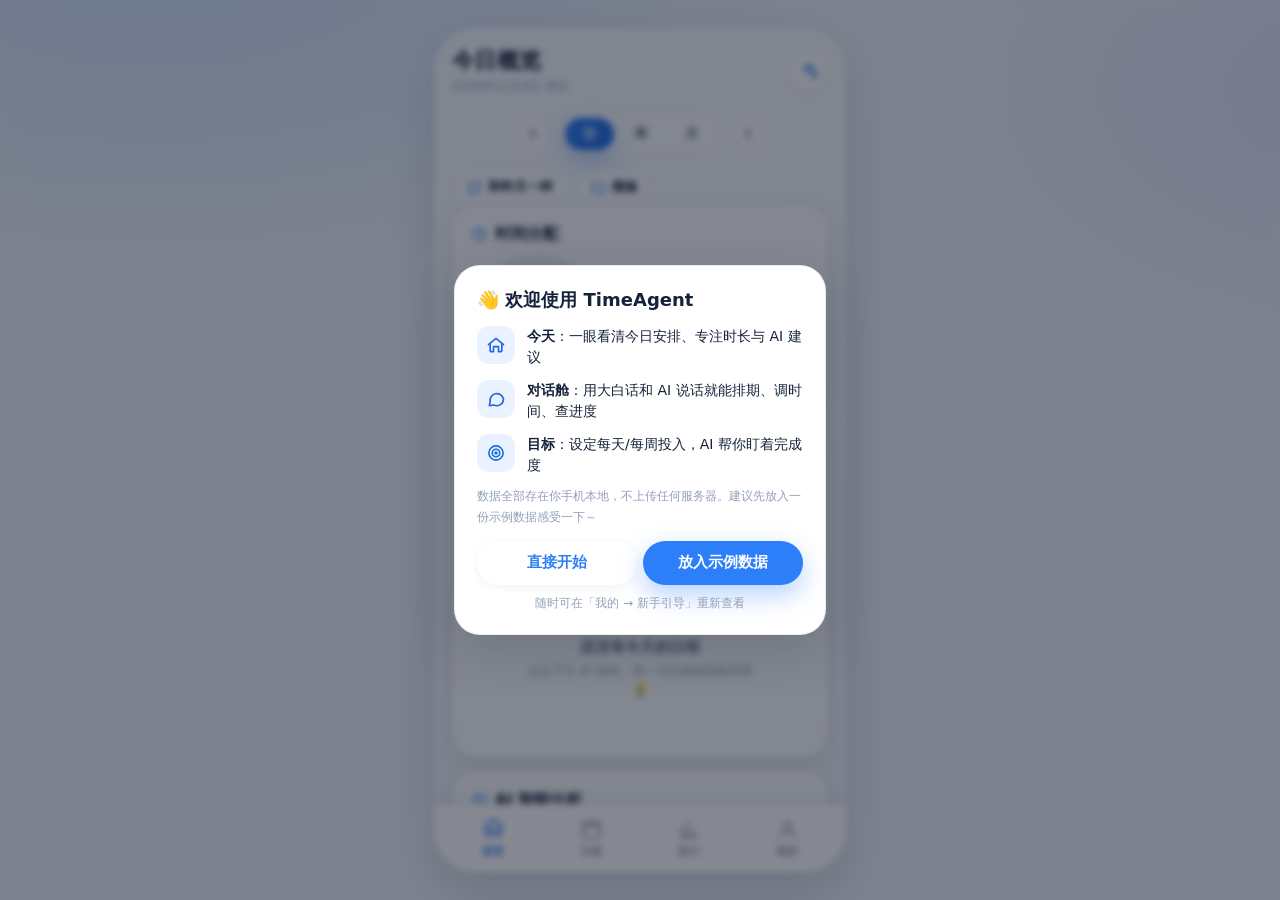
<file: index.html>
<!DOCTYPE html>
<html lang="zh-CN" data-theme="light">
<head>
  <meta charset="UTF-8" />
  <meta name="viewport" content="width=device-width, initial-scale=1.0, maximum-scale=1.0, user-scalable=no" />
  <meta name="theme-color" content="#2D7FF9" />
  <meta name="mobile-web-app-capable" content="yes" />
  <meta name="apple-mobile-web-app-capable" content="yes" />
  <meta name="apple-mobile-web-app-status-bar-style" content="default" />
  <meta name="apple-mobile-web-app-title" content="TimeAgent" />
  <title>TimeAgent · 智能时间管家</title>
  <link rel="manifest" href="manifest.webmanifest" />
  <link rel="apple-touch-icon" href="icon.svg" />
  <link rel="preconnect" href="https://fonts.googleapis.com" />
  <link rel="stylesheet" href="styles.css" />
</head>
<body>
  <!-- 应用外壳：桌面端以"手机"形态居中呈现，移动端全幅 -->
  <div class="app-shell" id="appShell">
    <div class="phone" id="phone">

      <!-- 页面内容渲染区 -->
      <main class="view" id="view" role="main"></main>

      <!-- 底部标签栏 -->
      <nav class="tabbar" id="tabbar" aria-label="主导航"></nav>
    </div>
  </div>

  <!-- 弹窗 / 浮层挂载点 -->
  <div class="overlay" id="overlay" aria-hidden="true"></div>
  <!-- Toast 挂载点 -->
  <div class="toast-wrap" id="toastWrap" aria-live="polite"></div>

  <script src="app.js"></script>
</body>
</html>
</file>
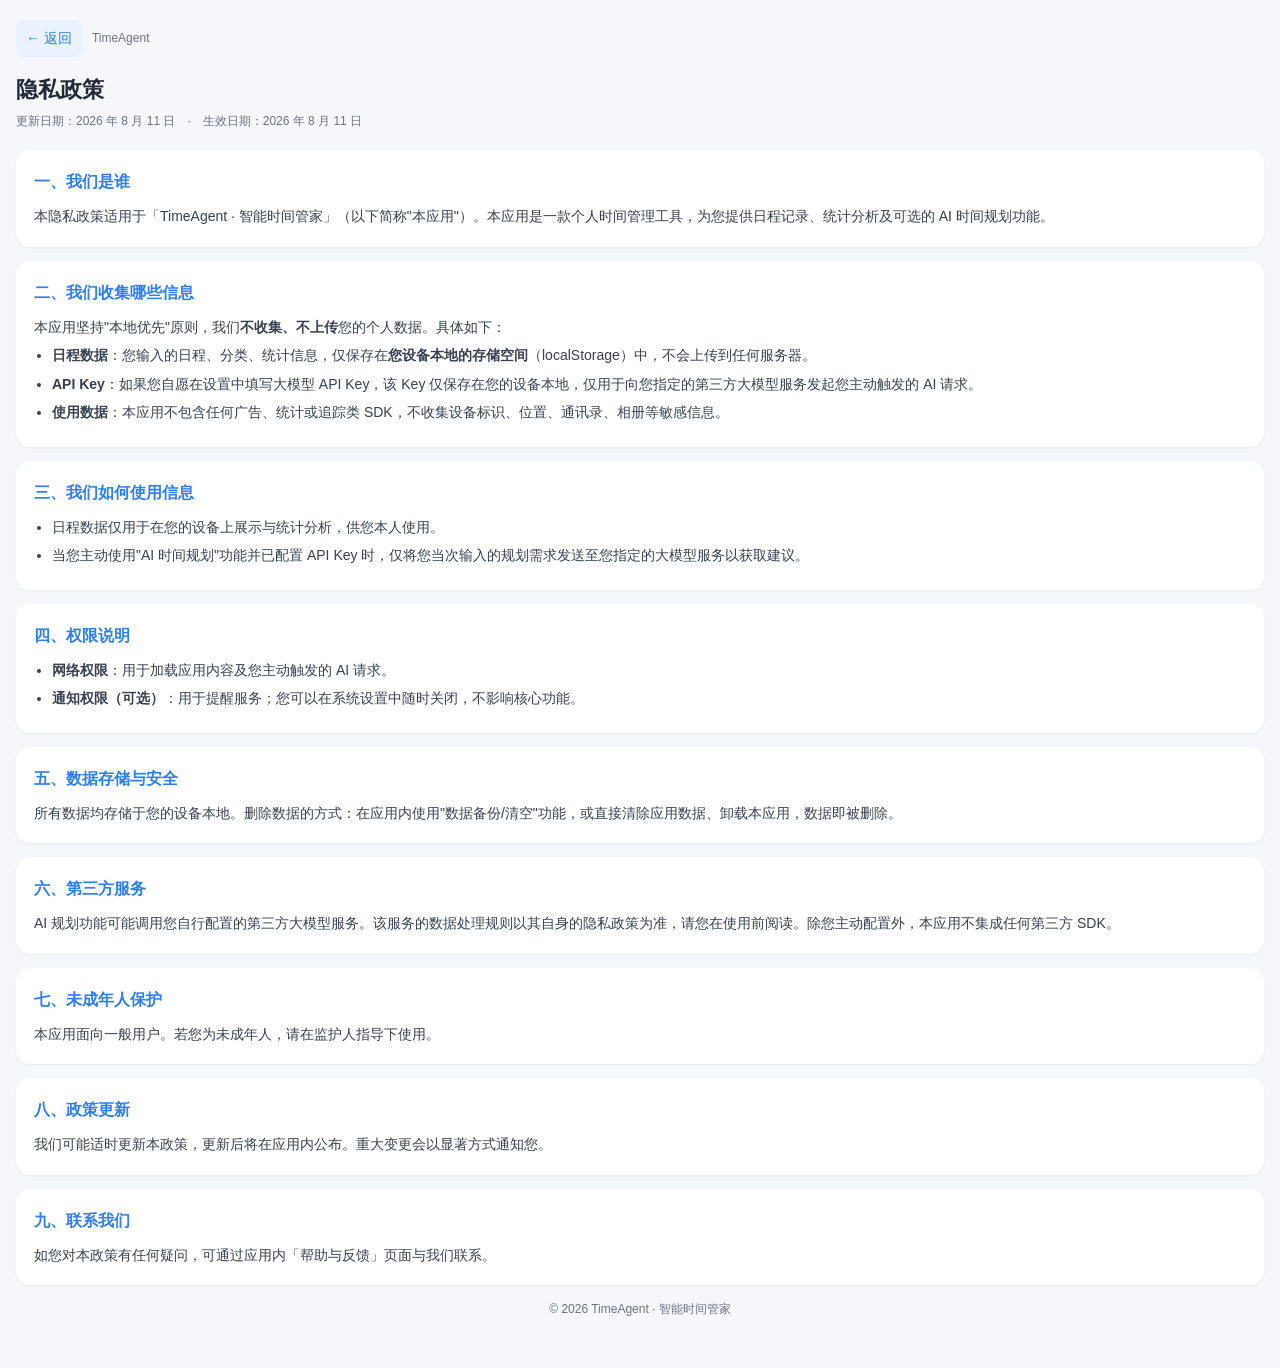
<file: privacy.html>
<!DOCTYPE html>
<html lang="zh-CN">
<head>
<meta charset="UTF-8" />
<meta name="viewport" content="width=device-width, initial-scale=1.0" />
<title>隐私政策 · TimeAgent 智能时间管家</title>
<style>
  :root { --primary:#2D7FF9; --bg:#F5F7FB; --card:#fff; --text:#1F2937; --muted:#6B7280; }
  * { box-sizing:border-box; margin:0; padding:0; }
  body { font-family:-apple-system,BlinkMacSystemFont,"PingFang SC","Microsoft YaHei",sans-serif; background:var(--bg); color:var(--text); line-height:1.75; padding:20px 16px 48px; }
  .bar { display:flex; align-items:center; gap:10px; margin-bottom:14px; }
  .back { display:inline-flex; align-items:center; gap:4px; color:var(--primary); text-decoration:none; font-size:14px; padding:6px 10px; border-radius:8px; background:#EAF2FF; }
  h1 { font-size:22px; margin:6px 0 2px; }
  .meta { color:var(--muted); font-size:12px; margin-bottom:18px; }
  .card { background:var(--card); border-radius:14px; padding:18px 18px; box-shadow:0 1px 3px rgba(0,0,0,.05); margin-bottom:14px; }
  .card h2 { font-size:16px; margin-bottom:8px; color:var(--primary); }
  .card p, .card li { font-size:14px; color:#374151; }
  .card ul { padding-left:18px; }
  .card li { margin:4px 0; }
  .updated { text-align:center; color:var(--muted); font-size:12px; margin-top:10px; }
</style>
</head>
<body>
  <div class="bar">
    <a class="back" href="index.html">← 返回</a>
    <span style="font-size:12px;color:#6B7280">TimeAgent</span>
  </div>
  <h1>隐私政策</h1>
  <div class="meta">更新日期：2026 年 8 月 11 日　·　生效日期：2026 年 8 月 11 日</div>

  <div class="card">
    <h2>一、我们是谁</h2>
    <p>本隐私政策适用于「TimeAgent · 智能时间管家」（以下简称"本应用"）。本应用是一款个人时间管理工具，为您提供日程记录、统计分析及可选的 AI 时间规划功能。</p>
  </div>

  <div class="card">
    <h2>二、我们收集哪些信息</h2>
    <p>本应用坚持"本地优先"原则，我们<b>不收集、不上传</b>您的个人数据。具体如下：</p>
    <ul>
      <li><b>日程数据</b>：您输入的日程、分类、统计信息，仅保存在<b>您设备本地的存储空间</b>（localStorage）中，不会上传到任何服务器。</li>
      <li><b>API Key</b>：如果您自愿在设置中填写大模型 API Key，该 Key 仅保存在您的设备本地，仅用于向您指定的第三方大模型服务发起您主动触发的 AI 请求。</li>
      <li><b>使用数据</b>：本应用不包含任何广告、统计或追踪类 SDK，不收集设备标识、位置、通讯录、相册等敏感信息。</li>
    </ul>
  </div>

  <div class="card">
    <h2>三、我们如何使用信息</h2>
    <ul>
      <li>日程数据仅用于在您的设备上展示与统计分析，供您本人使用。</li>
      <li>当您主动使用"AI 时间规划"功能并已配置 API Key 时，仅将您当次输入的规划需求发送至您指定的大模型服务以获取建议。</li>
    </ul>
  </div>

  <div class="card">
    <h2>四、权限说明</h2>
    <ul>
      <li><b>网络权限</b>：用于加载应用内容及您主动触发的 AI 请求。</li>
      <li><b>通知权限（可选）</b>：用于提醒服务；您可以在系统设置中随时关闭，不影响核心功能。</li>
    </ul>
  </div>

  <div class="card">
    <h2>五、数据存储与安全</h2>
    <p>所有数据均存储于您的设备本地。删除数据的方式：在应用内使用"数据备份/清空"功能，或直接清除应用数据、卸载本应用，数据即被删除。</p>
  </div>

  <div class="card">
    <h2>六、第三方服务</h2>
    <p>AI 规划功能可能调用您自行配置的第三方大模型服务。该服务的数据处理规则以其自身的隐私政策为准，请您在使用前阅读。除您主动配置外，本应用不集成任何第三方 SDK。</p>
  </div>

  <div class="card">
    <h2>七、未成年人保护</h2>
    <p>本应用面向一般用户。若您为未成年人，请在监护人指导下使用。</p>
  </div>

  <div class="card">
    <h2>八、政策更新</h2>
    <p>我们可能适时更新本政策，更新后将在应用内公布。重大变更会以显著方式通知您。</p>
  </div>

  <div class="card">
    <h2>九、联系我们</h2>
    <p>如您对本政策有任何疑问，可通过应用内「帮助与反馈」页面与我们联系。</p>
  </div>

  <div class="updated">© 2026 TimeAgent · 智能时间管家</div>
</body>
</html>
</file>
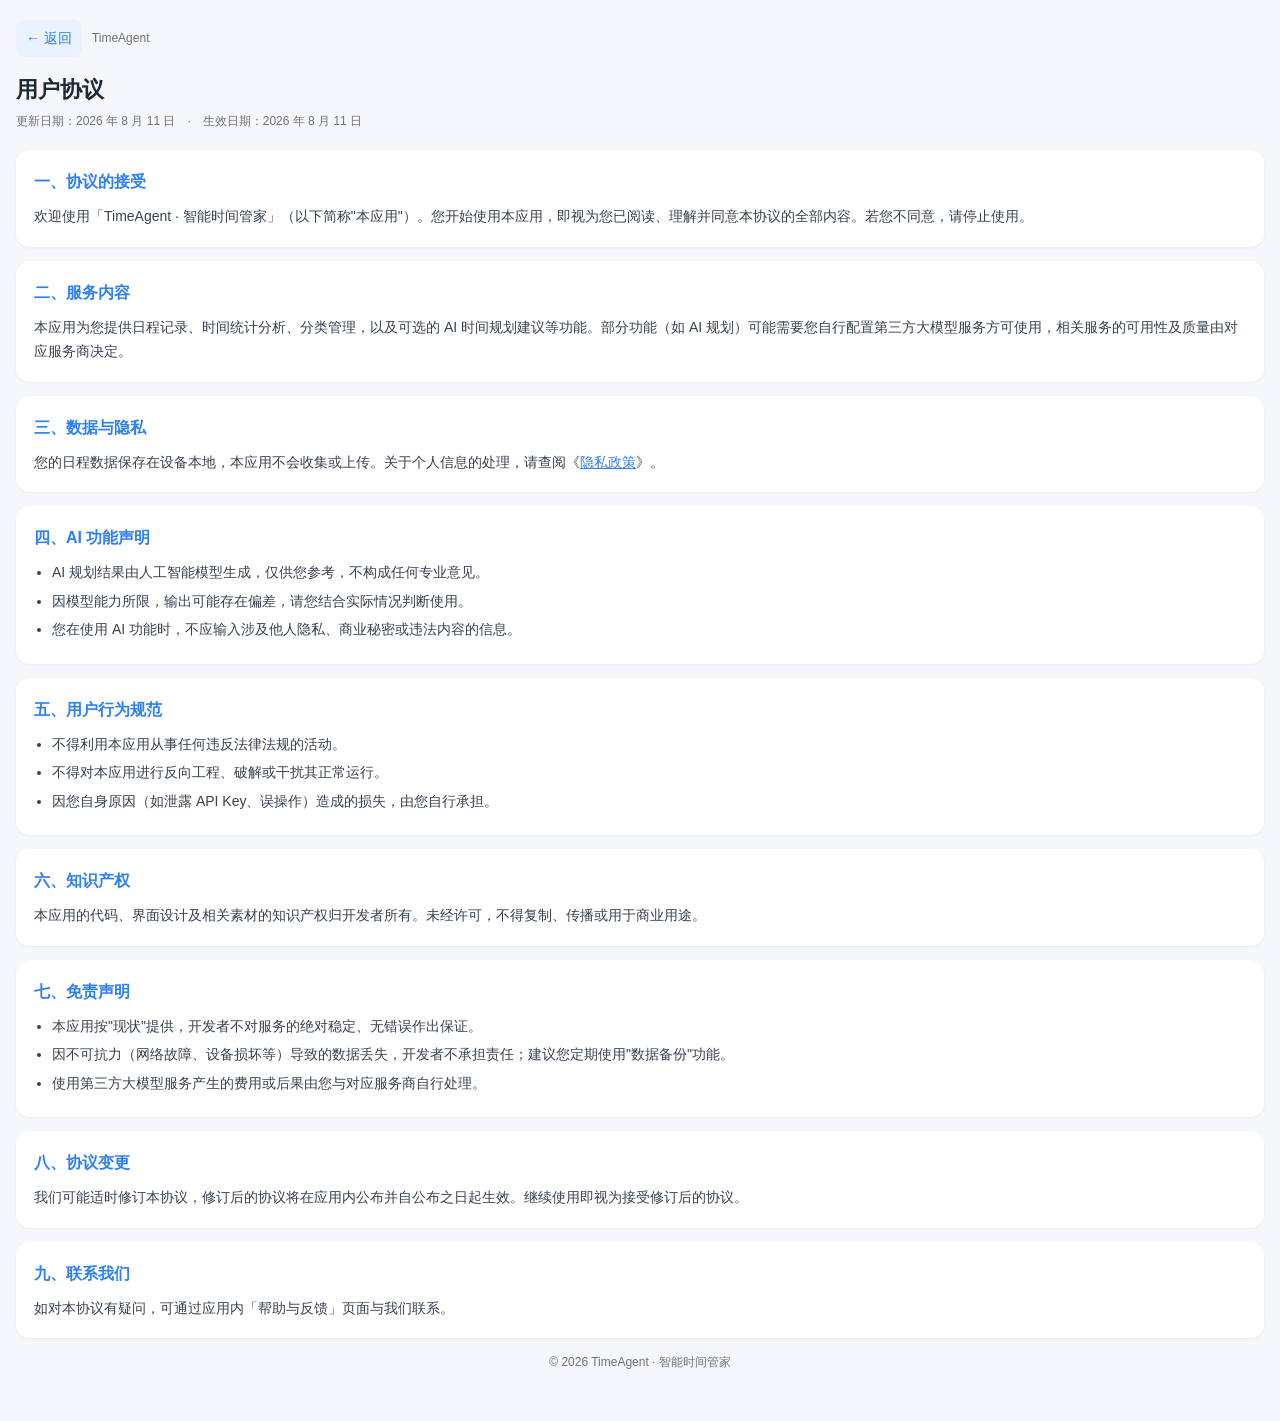
<file: terms.html>
<!DOCTYPE html>
<html lang="zh-CN">
<head>
<meta charset="UTF-8" />
<meta name="viewport" content="width=device-width, initial-scale=1.0" />
<title>用户协议 · TimeAgent 智能时间管家</title>
<style>
  :root { --primary:#2D7FF9; --bg:#F5F7FB; --card:#fff; --text:#1F2937; --muted:#6B7280; }
  * { box-sizing:border-box; margin:0; padding:0; }
  body { font-family:-apple-system,BlinkMacSystemFont,"PingFang SC","Microsoft YaHei",sans-serif; background:var(--bg); color:var(--text); line-height:1.75; padding:20px 16px 48px; }
  .bar { display:flex; align-items:center; gap:10px; margin-bottom:14px; }
  .back { display:inline-flex; align-items:center; gap:4px; color:var(--primary); text-decoration:none; font-size:14px; padding:6px 10px; border-radius:8px; background:#EAF2FF; }
  h1 { font-size:22px; margin:6px 0 2px; }
  .meta { color:var(--muted); font-size:12px; margin-bottom:18px; }
  .card { background:var(--card); border-radius:14px; padding:18px 18px; box-shadow:0 1px 3px rgba(0,0,0,.05); margin-bottom:14px; }
  .card h2 { font-size:16px; margin-bottom:8px; color:var(--primary); }
  .card p, .card li { font-size:14px; color:#374151; }
  .card ul { padding-left:18px; }
  .card li { margin:4px 0; }
  .updated { text-align:center; color:var(--muted); font-size:12px; margin-top:10px; }
</style>
</head>
<body>
  <div class="bar">
    <a class="back" href="index.html">← 返回</a>
    <span style="font-size:12px;color:#6B7280">TimeAgent</span>
  </div>
  <h1>用户协议</h1>
  <div class="meta">更新日期：2026 年 8 月 11 日　·　生效日期：2026 年 8 月 11 日</div>

  <div class="card">
    <h2>一、协议的接受</h2>
    <p>欢迎使用「TimeAgent · 智能时间管家」（以下简称"本应用"）。您开始使用本应用，即视为您已阅读、理解并同意本协议的全部内容。若您不同意，请停止使用。</p>
  </div>

  <div class="card">
    <h2>二、服务内容</h2>
    <p>本应用为您提供日程记录、时间统计分析、分类管理，以及可选的 AI 时间规划建议等功能。部分功能（如 AI 规划）可能需要您自行配置第三方大模型服务方可使用，相关服务的可用性及质量由对应服务商决定。</p>
  </div>

  <div class="card">
    <h2>三、数据与隐私</h2>
    <p>您的日程数据保存在设备本地，本应用不会收集或上传。关于个人信息的处理，请查阅《<a href="privacy.html" style="color:#2D7FF9">隐私政策</a>》。</p>
  </div>

  <div class="card">
    <h2>四、AI 功能声明</h2>
    <ul>
      <li>AI 规划结果由人工智能模型生成，仅供您参考，不构成任何专业意见。</li>
      <li>因模型能力所限，输出可能存在偏差，请您结合实际情况判断使用。</li>
      <li>您在使用 AI 功能时，不应输入涉及他人隐私、商业秘密或违法内容的信息。</li>
    </ul>
  </div>

  <div class="card">
    <h2>五、用户行为规范</h2>
    <ul>
      <li>不得利用本应用从事任何违反法律法规的活动。</li>
      <li>不得对本应用进行反向工程、破解或干扰其正常运行。</li>
      <li>因您自身原因（如泄露 API Key、误操作）造成的损失，由您自行承担。</li>
    </ul>
  </div>

  <div class="card">
    <h2>六、知识产权</h2>
    <p>本应用的代码、界面设计及相关素材的知识产权归开发者所有。未经许可，不得复制、传播或用于商业用途。</p>
  </div>

  <div class="card">
    <h2>七、免责声明</h2>
    <ul>
      <li>本应用按"现状"提供，开发者不对服务的绝对稳定、无错误作出保证。</li>
      <li>因不可抗力（网络故障、设备损坏等）导致的数据丢失，开发者不承担责任；建议您定期使用"数据备份"功能。</li>
      <li>使用第三方大模型服务产生的费用或后果由您与对应服务商自行处理。</li>
    </ul>
  </div>

  <div class="card">
    <h2>八、协议变更</h2>
    <p>我们可能适时修订本协议，修订后的协议将在应用内公布并自公布之日起生效。继续使用即视为接受修订后的协议。</p>
  </div>

  <div class="card">
    <h2>九、联系我们</h2>
    <p>如对本协议有疑问，可通过应用内「帮助与反馈」页面与我们联系。</p>
  </div>

  <div class="updated">© 2026 TimeAgent · 智能时间管家</div>
</body>
</html>
</file>
<file: styles.css>
/* ============================================================
   TimeAgent Web · 商业级 UI 样式
   设计语言：科技蓝 + 玻璃拟态 + 柔和渐变 + 微交互
   ============================================================ */

:root {
  /* 主色板 */
  --primary: #2D7FF9;
  --primary-strong: #1E6AE0;
  --primary-soft: #EAF2FF;
  --primary-glow: rgba(45, 127, 249, 0.18);

  /* 语义色 */
  --success: #22C55E;
  --warning: #F5A623;
  --danger: #F4607A;
  --info: #8B5CF6;

  /* 背景与表面 */
  --bg-0: #EEF3FB;
  --bg-1: #F6F9FF;
  --surface: rgba(255, 255, 255, 0.72);
  --surface-solid: #FFFFFF;
  --surface-2: rgba(255, 255, 255, 0.55);

  /* 文本层级 */
  --t1: #16223A;
  --t2: #5B6B86;
  --t3: #93A0B8;
  --on-primary: #FFFFFF;

  /* 线条与阴影 */
  --line: rgba(22, 34, 58, 0.08);
  --line-strong: rgba(22, 34, 58, 0.14);
  --shadow-sm: 0 2px 8px rgba(22, 34, 58, 0.06);
  --shadow-md: 0 8px 24px rgba(22, 34, 58, 0.10);
  --shadow-lg: 0 18px 48px rgba(22, 34, 58, 0.16);
  --shadow-primary: 0 10px 26px rgba(45, 127, 249, 0.35);

  /* 半径与圆角 */
  --r-sm: 10px;
  --r-md: 16px;
  --r-lg: 22px;
  --r-pill: 999px;

  /* 间距 */
  --sp-1: 6px;
  --sp-2: 10px;
  --sp-3: 14px;
  --sp-4: 18px;
  --sp-5: 24px;

  --tabbar-h: 68px;
  --header-h: 56px;

  --font: "PingFang SC", "Hiragino Sans GB", "Microsoft YaHei", system-ui, -apple-system, "Segoe UI", Roboto, sans-serif;
}

[data-theme="dark"] {
  --primary: #5B9DFF;
  --primary-strong: #4A8DF6;
  --primary-soft: rgba(91, 157, 255, 0.14);
  --primary-glow: rgba(91, 157, 255, 0.22);

  --bg-0: #0C1322;
  --bg-1: #121B2E;
  --surface: rgba(28, 39, 61, 0.66);
  --surface-solid: #1B2540;
  --surface-2: rgba(40, 54, 82, 0.5);

  --t1: #EAF0FB;
  --t2: #A4B2CC;
  --t3: #6B7B99;
  --on-primary: #0C1322;

  --line: rgba(255, 255, 255, 0.08);
  --line-strong: rgba(255, 255, 255, 0.16);
  --shadow-sm: 0 2px 10px rgba(0, 0, 0, 0.3);
  --shadow-md: 0 10px 28px rgba(0, 0, 0, 0.42);
  --shadow-lg: 0 22px 56px rgba(0, 0, 0, 0.55);
  --shadow-primary: 0 10px 26px rgba(91, 157, 255, 0.4);
}

* { box-sizing: border-box; margin: 0; padding: 0; -webkit-tap-highlight-color: transparent; }

html, body {
  height: 100%;
  font-family: var(--font);
  color: var(--t1);
  background: var(--bg-0);
  -webkit-font-smoothing: antialiased;
  text-rendering: optimizeLegibility;
  overscroll-behavior: none;
}

button { font-family: inherit; cursor: pointer; border: none; background: none; color: inherit; }
input, textarea { font-family: inherit; outline: none; border: none; background: none; color: inherit; }
ul { list-style: none; }

/* ===================== 应用外壳 / 手机框 ===================== */
.app-shell {
  min-height: 100%;
  display: flex;
  align-items: center;
  justify-content: center;
  padding: 28px;
  background:
    radial-gradient(1200px 600px at 12% -8%, rgba(45, 127, 249, 0.16), transparent 60%),
    radial-gradient(900px 500px at 110% 10%, rgba(139, 92, 246, 0.12), transparent 55%),
    var(--bg-0);
}
[data-theme="dark"] .app-shell {
  background:
    radial-gradient(1200px 600px at 12% -8%, rgba(91, 157, 255, 0.12), transparent 60%),
    radial-gradient(900px 500px at 110% 10%, rgba(139, 92, 246, 0.10), transparent 55%),
    var(--bg-0);
}

.phone {
  position: relative;
  width: 412px;
  height: 880px;
  max-height: calc(100vh - 56px);
  background: linear-gradient(180deg, var(--bg-1), var(--bg-0));
  border-radius: 42px;
  box-shadow: var(--shadow-lg), 0 0 0 1px rgba(255, 255, 255, 0.04) inset;
  overflow: hidden;
  display: flex;
  flex-direction: column;
}
@media (max-width: 480px) {
  .app-shell { padding: 0; background: var(--bg-0); }
  .phone {
    width: 100%; height: 100vh; max-height: none; border-radius: 0;
    box-shadow: none;
  }
}

/* 状态栏 */
.statusbar {
  height: 34px;
  flex: 0 0 auto;
  display: flex;
  align-items: center;
  justify-content: space-between;
  padding: 0 22px;
  font-size: 13px;
  font-weight: 600;
  color: var(--t1);
  user-select: none;
}
.sb-right { display: flex; align-items: center; gap: 6px; }
.sb-ico { width: 17px; height: 17px; fill: var(--t1); }
.sb-bat { width: 24px; height: 12px; border: 1.5px solid var(--t1); border-radius: 3px; position: relative; opacity: .9; }
.sb-bat::after { content: ""; position: absolute; right: -3px; top: 3px; width: 2px; height: 6px; background: var(--t1); border-radius: 0 1px 1px 0; }
.sb-bat i { position: absolute; left: 1.5px; top: 1.5px; bottom: 1.5px; width: 72%; background: var(--t1); border-radius: 1px; }

/* 视图滚动区 */
.view {
  flex: 1 1 auto;
  overflow-y: auto;
  overflow-x: hidden;
  padding: var(--sp-4) var(--sp-4) calc(var(--tabbar-h) + 18px);
  scroll-behavior: smooth;
}
.view::-webkit-scrollbar { width: 0; }

/* 页面进入动画 */
.view > .page { animation: pageIn .42s cubic-bezier(.22, 1, .36, 1); }
@keyframes pageIn { from { opacity: 0; transform: translateY(10px); } to { opacity: 1; transform: none; } }

/* ===================== 通用头部 ===================== */
.head {
  display: flex;
  align-items: center;
  justify-content: space-between;
  margin-bottom: var(--sp-4);
  min-height: 44px;
}
.head .title { font-size: 22px; font-weight: 800; letter-spacing: .3px; }
.head .sub { font-size: 12px; color: var(--t3); margin-top: 2px; }
.head .spacer { flex: 1; }
.icon-btn {
  width: 38px; height: 38px;
  display: inline-flex; align-items: center; justify-content: center;
  border-radius: var(--r-pill);
  background: var(--surface);
  backdrop-filter: blur(10px);
  box-shadow: var(--shadow-sm);
  color: var(--primary);
  transition: transform .18s ease, background .2s ease;
}
.icon-btn:active { transform: scale(.92); }
.icon-btn svg { width: 20px; height: 20px; fill: none; stroke: currentColor; stroke-width: 2; stroke-linecap: round; stroke-linejoin: round; }

/* ===================== 玻璃卡片 ===================== */
.card {
  position: relative;
  background: var(--surface);
  backdrop-filter: blur(18px) saturate(150%);
  -webkit-backdrop-filter: blur(18px) saturate(150%);
  border: 1px solid var(--line);
  border-radius: var(--r-lg);
  padding: var(--sp-4);
  box-shadow: var(--shadow-md);
  margin-bottom: var(--sp-3);
  transition: box-shadow .25s ease, transform .25s ease;
}
.card.tight { padding: var(--sp-3); }
.card-title { font-size: 15.5px; font-weight: 700; display: flex; align-items: center; gap: 7px; }
.card-title svg { width: 17px; height: 17px; stroke: var(--primary); fill: none; stroke-width: 2; stroke-linecap: round; stroke-linejoin: round; }
.card-sub { font-size: 12px; color: var(--t3); margin-top: 2px; }

/* ===================== 标签 / 分类胶囊 ===================== */
.tag {
  display: inline-flex; align-items: center;
  font-size: 11px; font-weight: 600; line-height: 1;
  padding: 4px 9px; border-radius: var(--r-pill);
}
.tag .dot { width: 6px; height: 6px; border-radius: 50%; margin-right: 5px; }

.chip {
  display: inline-flex; align-items: center; gap: 6px;
  font-size: 13px; font-weight: 600;
  padding: 8px 14px; border-radius: var(--r-pill);
  background: var(--surface-2); color: var(--t1);
  border: 1px solid var(--line);
  transition: all .18s ease;
  user-select: none;
}
.chip .dot { width: 8px; height: 8px; border-radius: 50%; }
.chip.active { background: var(--primary); color: var(--on-primary); border-color: transparent; box-shadow: var(--shadow-primary); }
.chip:active { transform: scale(.96); }

/* ===================== 按钮 ===================== */
.btn {
  display: inline-flex; align-items: center; justify-content: center; gap: 7px;
  height: 44px; padding: 0 18px;
  border-radius: var(--r-pill);
  font-size: 14.5px; font-weight: 700;
  background: var(--primary); color: var(--on-primary);
  box-shadow: var(--shadow-primary);
  transition: transform .15s ease, filter .2s ease, opacity .2s;
}
.btn svg { width: 17px; height: 17px; fill: none; stroke: currentColor; stroke-width: 2; stroke-linecap: round; stroke-linejoin: round; }
.btn:active { transform: scale(.97); }
.btn:disabled { opacity: .55; filter: grayscale(.2); cursor: not-allowed; }
.btn.ghost { background: var(--surface); color: var(--primary); box-shadow: var(--shadow-sm); }
.btn.soft { background: var(--primary-soft); color: var(--primary-strong); box-shadow: none; }
.btn.danger { background: var(--danger); box-shadow: 0 10px 24px rgba(244, 96, 122, .35); }
.btn.block { width: 100%; }
.btn.sm { height: 32px; font-size: 12.5px; padding: 0 14px; box-shadow: none; }
.btn.danger { background: linear-gradient(135deg, #f472b6, #e0567a); color: #fff; box-shadow: 0 8px 20px rgba(224,86,122,.3); }
.btn.danger:active { transform: translateY(1px); }

/* ===================== 底部标签栏 ===================== */
.tabbar {
  position: absolute;
  left: 0; right: 0; bottom: 0;
  height: var(--tabbar-h);
  display: flex;
  padding: 8px 10px calc(8px + env(safe-area-inset-bottom, 0));
  background: var(--surface-solid);
  backdrop-filter: blur(20px);
  border-top: 1px solid var(--line);
  box-shadow: 0 -6px 22px rgba(22, 34, 58, .06);
  z-index: 30;
}
.tab-item {
  flex: 1;
  display: flex; flex-direction: column; align-items: center; justify-content: center; gap: 3px;
  color: var(--t3);
  font-size: 11px; font-weight: 600;
  position: relative;
  transition: color .2s ease;
}
.tab-item svg { width: 23px; height: 23px; fill: none; stroke: currentColor; stroke-width: 2; stroke-linecap: round; stroke-linejoin: round; transition: transform .25s cubic-bezier(.34,1.56,.64,1); }
.tab-item.active { color: var(--primary); }
.tab-item.active svg { transform: translateY(-2px) scale(1.06); }
.tab-item .ind { position: absolute; top: 6px; width: 5px; height: 5px; border-radius: 50%; background: var(--danger); opacity: 0; transition: opacity .2s; }
.tab-item.has-badge .ind { opacity: 1; }

/* ===================== 悬浮按钮 ===================== */
.fab {
  position: absolute;
  right: 18px; bottom: calc(var(--tabbar-h) + 18px);
  width: 54px; height: 54px;
  border-radius: 50%;
  background: linear-gradient(135deg, var(--primary), var(--info));
  color: #fff;
  display: flex; align-items: center; justify-content: center;
  box-shadow: var(--shadow-primary);
  z-index: 25;
  transition: transform .2s ease, opacity .25s ease, visibility .25s;
}
.fab svg { width: 26px; height: 26px; fill: #fff; }
.fab:active { transform: scale(.9); }
.fab.hidden { opacity: 0; visibility: hidden; transform: scale(.6); }

/* ===================== 首页：时间环图 ===================== */
.ring-wrap { display: flex; align-items: center; gap: 18px; }
.ring { position: relative; width: 132px; height: 132px; flex: 0 0 auto; }
.ring svg { width: 100%; height: 100%; transform: rotate(-90deg); }
.ring .track { fill: none; stroke: var(--line); stroke-width: 13; }
.ring .seg { fill: none; stroke-width: 13; stroke-linecap: butt; transition: stroke-dashoffset 1s cubic-bezier(.22,1,.36,1); }
.ring .center { position: absolute; inset: 0; display: flex; flex-direction: column; align-items: center; justify-content: center; }
.ring .center .num { font-size: 23px; font-weight: 800; color: var(--primary); }
.ring .center .lbl { font-size: 10.5px; color: var(--t3); margin-top: 1px; }
.ring-legend { flex: 1; display: flex; flex-direction: column; gap: 9px; min-width: 0; }
.legend-row { display: flex; align-items: center; gap: 7px; font-size: 12.5px; }
.legend-row .dot { width: 9px; height: 9px; border-radius: 50%; flex: 0 0 auto; }
.legend-row .name { color: var(--t2); }
.legend-row .val { margin-left: auto; color: var(--t1); font-weight: 600; font-size: 12px; }
.legend-row .pct { color: var(--t3); font-size: 11px; width: 42px; text-align: right; }

/* ===================== 首页：日程时间轴 ===================== */
.timeline { position: relative; margin-top: 4px; }
.tl-item {
  display: flex; gap: 12px; padding: 6px 0;
  position: relative;
  animation: itemIn .4s ease both;
  /* 触摸防护：防止长按误触发系统菜单/文本选中，并避免滚动被当作手势取消 */
  user-select: none; -webkit-user-select: none; -webkit-touch-callout: none; touch-action: manipulation;
}
@keyframes itemIn { from { opacity: 0; transform: translateY(6px); } to { opacity: 1; transform: none; } }
.tl-left { width: 46px; flex: 0 0 auto; display: flex; flex-direction: column; align-items: flex-end; padding-top: 2px; }
.tl-time { font-size: 12px; font-weight: 700; color: var(--t2); }
.tl-rail { position: relative; width: 12px; display: flex; justify-content: center; }
.tl-rail .node { width: 11px; height: 11px; border-radius: 50%; border: 2.5px solid #fff; box-shadow: 0 0 0 1.5px var(--line-strong); z-index: 2; margin-top: 3px; }
.tl-rail .line { position: absolute; top: 14px; bottom: -14px; width: 2px; background: var(--line); }
.tl-item:last-child .tl-rail .line { display: none; }
.tl-body {
  flex: 1; min-width: 0;
  background: var(--surface-2);
  border: 1px solid var(--line);
  border-radius: var(--r-md);
  padding: 11px 13px;
  transition: background .2s, opacity .3s, transform .15s;
}
.tl-body:active { transform: scale(.99); }
.tl-row1 { display: flex; align-items: center; gap: 8px; }
.tl-title { font-size: 15px; font-weight: 700; flex: 1; min-width: 0; overflow: hidden; text-overflow: ellipsis; white-space: nowrap; }
.tl-title.done { text-decoration: line-through; color: var(--t3); font-weight: 500; }
.tl-desc { font-size: 12px; color: var(--t3); margin-top: 5px; line-height: 1.5; }
.tl-desc.done { color: var(--t3); opacity: .6; }
.tl-actions { display: flex; gap: 6px; margin-top: 9px; opacity: 0; max-height: 0; overflow: hidden; transition: opacity .2s, max-height .25s; }
.tl-item.expanded .tl-actions { opacity: 1; max-height: 40px; }
.tl-mini {
  display: inline-flex; align-items: center; gap: 4px;
  font-size: 11.5px; font-weight: 600; padding: 5px 10px; border-radius: var(--r-pill);
  background: var(--surface-solid); border: 1px solid var(--line); color: var(--t2);
  transition: all .15s;
}
.tl-mini svg { width: 13px; height: 13px; fill: none; stroke: currentColor; stroke-width: 2; stroke-linecap: round; stroke-linejoin: round; }
.tl-mini:active { transform: scale(.94); }
.tl-mini.ok.on { background: var(--success); color: #fff; border-color: transparent; }
.tl-mini.del { color: var(--danger); }
.tl-mini.recent { animation: flashGlow 1.6s ease; }
@keyframes flashGlow {
  0% { box-shadow: 0 0 0 0 var(--primary-glow); }
  30% { box-shadow: 0 0 0 6px var(--primary-glow); }
  100% { box-shadow: 0 0 0 0 transparent; }
}
.tl-body.fresh { animation: freshBg 5s ease; }
@keyframes freshBg {
  0%, 60% { background: linear-gradient(90deg, var(--primary-soft), var(--surface-2)); }
  100% { background: var(--surface-2); }
}

/* ===================== 首页：AI 分析卡片 ===================== */
.stat-grid { display: grid; grid-template-columns: repeat(4, 1fr); gap: 8px; margin: 4px 0 12px; }
.stat-cell { display: flex; flex-direction: column; align-items: center; gap: 3px; padding: 8px 4px; border-radius: var(--r-sm); background: var(--surface-2); }
.stat-cell .ico { width: 30px; height: 30px; border-radius: 10px; display: flex; align-items: center; justify-content: center; background: var(--primary-soft); color: var(--primary); }
.stat-cell .ico svg { width: 17px; height: 17px; stroke: currentColor; fill: none; stroke-width: 2; stroke-linecap: round; stroke-linejoin: round; }
.stat-cell .v { font-size: 17px; font-weight: 800; color: var(--t1); }
.stat-cell .k { font-size: 10.5px; color: var(--t3); }
.advice { display: flex; gap: 10px; align-items: flex-start; background: var(--primary-soft); border-radius: var(--r-md); padding: 12px; }
.advice .bulb { width: 26px; height: 26px; flex: 0 0 auto; color: var(--primary); display: flex; align-items: center; justify-content: center; }
.advice .bulb svg { width: 20px; height: 20px; stroke: currentColor; fill: none; stroke-width: 2; }
.advice .txt { font-size: 12.5px; color: var(--t2); line-height: 1.65; flex: 1; }
.advice .act { margin-top: 8px; }
.advice .ai-badge { flex: 0 0 auto; font-size: 10px; font-weight: 800; color: var(--primary-strong); background: var(--surface-solid); border: 1px solid var(--line); border-radius: var(--r-pill); padding: 2px 7px; letter-spacing: .5px; align-self: center; }
.advice .txt:empty::after { content: "AI 正在思考…"; color: var(--t3); }

/* AI 能力来源标注：AI 在线（模型生成） / 本地规则（离线回退） */
.src-badge { display: inline-flex; align-items: center; gap: 4px; font-size: 10px; font-weight: 700; border-radius: var(--r-pill); padding: 2px 8px; letter-spacing: .3px; white-space: nowrap; }
.src-badge::before { content: ""; width: 6px; height: 6px; border-radius: 50%; background: currentColor; }
.src-badge.on { color: var(--ok, #2E7D32); background: var(--ok-soft, #E8F5E9); }
.src-badge.off { color: var(--t3); background: var(--surface-2); }
.advice .src-badge { flex: 0 0 auto; align-self: center; }
.report-src { display: flex; align-items: center; gap: 6px; margin-bottom: 8px; font-size: 11px; color: var(--t3); }
.planner-src { display: inline-flex; align-items: center; font-size: 11px; color: var(--t3); margin-top: 6px; }
.chat-src { font-size: 10px; color: var(--t3); margin-bottom: 5px; font-weight: 600; }
.chat-src .dot { display: inline-block; width: 6px; height: 6px; border-radius: 50%; margin-right: 4px; vertical-align: 1px; }

/* 主动消息反馈按钮（有用/没用） */
.fb-row { display: flex; gap: 6px; margin-top: 8px; }
.fb-btn { font-size: 11px; padding: 3px 10px; border-radius: var(--r-pill); background: var(--surface-2); color: var(--t2); border: 1px solid var(--line); cursor: pointer; }
.fb-btn:active { background: var(--primary-soft); color: var(--primary-strong); }
.fb-done { font-size: 11px; color: var(--ok, #2E7D32); margin-top: 8px; display: block; }

/* AI 记忆范围选择 */
.mem-opts { display: flex; flex-direction: column; gap: 8px; }
.mem-opt { display: flex; align-items: center; justify-content: space-between; gap: 10px; padding: 12px 14px; border-radius: var(--r-md); background: var(--surface); border: 1.5px solid var(--line); cursor: pointer; transition: border-color .15s, background .15s; }
.mem-opt .mo-desc { font-size: 11px; color: var(--t3); }
.mem-opt.sel { border-color: var(--primary); background: var(--primary-soft); }
.mem-opt.sel .mo-desc { color: var(--primary-strong); }

/* 优先级徽标 */
.prio-badge { flex: 0 0 auto; font-size: 10px; font-weight: 700; border-radius: var(--r-pill); padding: 1px 6px; letter-spacing: .3px; align-self: center; }
.prio-badge.high { color: #fff; background: #E24B4A; }
.prio-badge.low { color: var(--t3); background: var(--surface-2); }
.prio-seg { display: inline-flex; gap: 4px; }
.prio-seg .seg-btn { padding: 5px 14px; }
.prio-seg .seg-btn[data-prio="高"].on { color: #fff; background: #E24B4A; border-color: #E24B4A; }

/* 冲突多方案卡片 */
.plan-group { margin-bottom: 12px; }
.pg-title { font-size: 12.5px; font-weight: 600; color: var(--t2); margin-bottom: 6px; }
.plan-card { display: flex; flex-direction: column; gap: 2px; width: 100%; text-align: left; padding: 10px 12px; margin-bottom: 8px; border-radius: var(--r-md); background: var(--surface); border: 1.5px solid var(--line); cursor: pointer; transition: border-color .15s, background .15s; }
.plan-card:active { border-color: var(--primary); background: var(--primary-soft); }
.pc-label { font-size: 12px; font-weight: 700; color: var(--primary-strong); }
.pc-desc { font-size: 11.5px; color: var(--t2); line-height: 1.5; }

/* 数据备份向导 */
.bk-tip { font-size: 12.5px; color: var(--t2); background: var(--primary-soft); border-radius: var(--r-md); padding: 10px 12px; }
.bk-step-title { font-size: 14px; font-weight: 700; color: var(--t1); }
.bk-ok { font-size: 13px; font-weight: 700; color: var(--ok, #2E7D32); background: var(--ok-soft, #E8F5E9); border-radius: var(--r-md); padding: 10px 12px; }
.bk-err { font-size: 12.5px; color: #C0392B; background: rgba(224, 60, 60, .08); border-radius: var(--r-md); padding: 10px 12px; line-height: 1.6; }
.bk-prev { font-size: 13px; color: var(--t1); background: var(--surface-2); border-radius: var(--r-md); padding: 10px 12px; line-height: 1.8; }

/* 归类到大类选择器（分类管理） */
.cat-select { margin-top: 6px; font-size: 11px; color: var(--t2); background: var(--surface-solid); border: 1px solid var(--line); border-radius: var(--r-pill); padding: 3px 8px; max-width: 130px; }

/* 首页 AI 行动卡（agent 主动观察 → 可执行动作） */
.agent-actions { display: flex; flex-direction: column; gap: 8px; }
.agent-action { display: flex; align-items: center; gap: 10px; padding: 10px 12px; border-radius: var(--r-md); background: var(--surface); border: 1px solid var(--line); cursor: pointer; transition: transform .12s, border-color .15s, box-shadow .15s; }
.agent-action:active { transform: scale(.98); }
.agent-action.warn { border-color: rgba(245, 158, 11, .4); }
.agent-action.info { border-color: rgba(37, 99, 235, .35); }
.agent-action.ok { border-color: rgba(34, 197, 94, .35); }
.aa-ico { width: 30px; height: 30px; flex: 0 0 auto; display: flex; align-items: center; justify-content: center; border-radius: 9px; background: var(--surface-2); color: var(--t2); }
.agent-action.warn .aa-ico { color: #D97706; background: rgba(245, 158, 11, .12); }
.agent-action.info .aa-ico { color: var(--primary); background: var(--primary-soft); }
.agent-action.ok .aa-ico { color: var(--ok, #16A34A); background: rgba(34, 197, 94, .12); }
.aa-ico svg { width: 17px; height: 17px; stroke: currentColor; fill: none; stroke-width: 2; }
.aa-body { flex: 1; min-width: 0; }
.aa-t { font-size: 13px; font-weight: 700; color: var(--t1); }
.aa-d { font-size: 11.5px; color: var(--t3); margin-top: 2px; line-height: 1.5; }
.aa-btn { flex: 0 0 auto; font-size: 11px; font-weight: 700; color: var(--primary-strong); background: var(--surface-solid); border: 1px solid var(--line); border-radius: var(--r-pill); padding: 4px 10px; }

/* ===================== 首页：一句话排期快捷条 ===================== */
.quick-input { display: flex; gap: 8px; margin: 0 0 12px; }
.quick-input .ai-input { height: 44px; font-size: 13.5px; }
.quick-input .quick-send { width: 48px; height: 44px; padding: 0; flex: 0 0 auto; border-radius: var(--r-pill); }
.quick-input .quick-send svg { width: 18px; height: 18px; stroke: currentColor; fill: none; stroke-width: 2.2; stroke-linecap: round; stroke-linejoin: round; }

/* ===================== 首页：今日焦点条 ===================== */
.focus-bar { display: flex; align-items: center; gap: 10px; border-radius: var(--r-md); padding: 11px 13px; margin: 0 0 10px; cursor: pointer; transition: transform .12s ease; border: 1px solid var(--line); }
.focus-bar:active { transform: scale(.985); }
.focus-bar.plain { cursor: default; }
.focus-bar.plain:active { transform: none; }
.focus-bar.ok { background: color-mix(in srgb, var(--ok, #10B981) 10%, var(--surface-solid)); }
.focus-bar.warn { background: color-mix(in srgb, var(--warning, #F5A623) 12%, var(--surface-solid)); }
.focus-bar.info { background: var(--primary-soft); }
.focus-bar .fb-ico { flex: 0 0 auto; width: 26px; height: 26px; border-radius: 9px; display: grid; place-items: center; }
.focus-bar.ok .fb-ico { background: color-mix(in srgb, var(--ok, #10B981) 16%, var(--surface-solid)); color: var(--ok, #10B981); }
.focus-bar.warn .fb-ico { background: color-mix(in srgb, var(--warning, #F5A623) 18%, var(--surface-solid)); color: var(--warning, #F5A623); }
.focus-bar.info .fb-ico { background: var(--surface-solid); color: var(--primary); }
.focus-bar .fb-ico svg { width: 15px; height: 15px; stroke: currentColor; fill: none; stroke-width: 2.4; stroke-linecap: round; stroke-linejoin: round; }
.focus-bar .fb-txt { flex: 1; font-size: 12.5px; color: var(--t2); line-height: 1.5; }
.focus-bar .fb-go { color: var(--t3); display: flex; }
.focus-bar .fb-go svg { width: 15px; height: 15px; stroke: currentColor; fill: none; stroke-width: 2.4; stroke-linecap: round; stroke-linejoin: round; }

/* ===================== 首页：冲突 / 过载预警条 ===================== */
.issue-bar { display: flex; align-items: center; gap: 10px; border-radius: var(--r-md); padding: 11px 13px; margin: 0 0 10px; cursor: pointer; transition: transform .12s ease; background: color-mix(in srgb, var(--warning, #F5A623) 12%, var(--surface-solid)); border: 1px solid color-mix(in srgb, var(--warning, #F5A623) 35%, transparent); }
.issue-bar:active { transform: scale(.985); }
.issue-bar .ib-ico { flex: 0 0 auto; width: 26px; height: 26px; border-radius: 9px; display: grid; place-items: center; background: color-mix(in srgb, var(--warning, #F5A623) 18%, var(--surface-solid)); color: var(--warning, #F5A623); }
.issue-bar .ib-ico svg { width: 15px; height: 15px; stroke: currentColor; fill: none; stroke-width: 2.4; stroke-linecap: round; stroke-linejoin: round; }
.issue-bar .ib-txt { flex: 1; font-size: 12.5px; color: var(--t2); line-height: 1.5; }
.issue-bar .ib-go { color: var(--t3); display: flex; }
.issue-bar .ib-go svg { width: 15px; height: 15px; stroke: currentColor; fill: none; stroke-width: 2.4; stroke-linecap: round; stroke-linejoin: round; }

/* ===================== 首页：环比趋势徽标 ===================== */
.trend { margin-left: 8px; font-size: 11px; font-weight: 700; border-radius: var(--r-pill); padding: 2px 8px; display: inline-flex; align-items: center; gap: 3px; vertical-align: 2px; }
.trend.up { color: var(--ok, #10B981); background: color-mix(in srgb, var(--ok, #10B981) 12%, var(--surface-solid)); }
.trend.down { color: var(--warning, #F5A623); background: color-mix(in srgb, var(--warning, #F5A623) 12%, var(--surface-solid)); }
.trend em { font-style: normal; opacity: .75; font-weight: 600; }

/* ===================== 日程页：添加表单 ===================== */
.form-row { margin-bottom: 16px; }
.form-label { font-size: 13px; color: var(--t2); font-weight: 600; margin-bottom: 9px; display: block; }
.time-display { font-size: 30px; font-weight: 800; letter-spacing: 1px; color: var(--t1); text-align: center; margin: 4px 0 2px; }
.stepper { display: flex; align-items: center; gap: 14px; }
.step-btn { width: 38px; height: 38px; border-radius: 12px; background: var(--surface-2); display: flex; align-items: center; justify-content: center; font-size: 20px; font-weight: 700; color: var(--primary); border: 1px solid var(--line); transition: transform .15s; }
.step-btn:active { transform: scale(.9); }
.step-btn[disabled] { opacity: .35; }
.step-val { font-size: 18px; font-weight: 800; min-width: 34px; text-align: center; }
.step-unit { font-size: 12px; color: var(--t3); }
.duration-pick { display: grid; grid-template-columns: 1fr 1fr; gap: 14px; }
.duration-col { display: flex; flex-direction: column; align-items: center; gap: 8px; background: var(--surface-2); border-radius: var(--r-md); padding: 12px; border: 1px solid var(--line); }

.input {
  width: 100%; height: 46px; padding: 0 14px;
  background: var(--surface-2); border: 1.5px solid var(--line); border-radius: var(--r-md);
  font-size: 14.5px; color: var(--t1);
  transition: border-color .2s, box-shadow .2s;
}
.input::placeholder { color: var(--t3); }
.input:focus { border-color: var(--primary); box-shadow: 0 0 0 3px var(--primary-glow); }

.color-grid { display: flex; flex-wrap: wrap; gap: 10px; }
.color-dot { width: 30px; height: 30px; border-radius: 50%; cursor: pointer; border: 3px solid transparent; transition: transform .15s; }
.color-dot:active { transform: scale(.9); }
.color-dot.sel { border-color: var(--primary); box-shadow: 0 0 0 2px var(--surface-solid) inset; }

/* ===================== 编辑日程表单（高区分度 + 卡片分组） ===================== */
.edit-form { padding-bottom: 8px; }
.form-section {
  background: var(--surface-2);
  border: 1px solid var(--line);
  border-radius: var(--r-md);
  padding: 14px 14px 16px;
  margin-bottom: 14px;
}
.form-section .form-label {
  display: flex; align-items: center; gap: 7px;
  font-size: 12.5px; font-weight: 800; color: var(--t1);
  margin-bottom: 12px; letter-spacing: .3px;
}
.form-section .form-label::before {
  content: "";
  width: 4px; height: 14px;
  border-radius: 2px;
  background: linear-gradient(180deg, var(--primary), var(--primary-strong));
}
.form-section .input,
.form-section .date-input { background: var(--surface-solid); border-color: var(--line-strong); }

.tag-icon {
  width: 22px; height: 22px; border-radius: 50%;
  display: inline-flex; align-items: center; justify-content: center;
  font-size: 10.5px; font-weight: 800; color: #fff;
  flex: 0 0 auto;
  text-shadow: 0 1px 2px rgba(0,0,0,.22);
  box-shadow: inset 0 0 0 1px rgba(0,0,0,.08);
}

.tag-chips { display: flex; flex-wrap: wrap; gap: 9px; }
.chip {
  display: inline-flex; align-items: center; gap: 8px;
  font-size: 13px; font-weight: 600;
  padding: 7px 13px; border-radius: var(--r-pill);
  background: var(--surface-solid); color: var(--t1);
  border: 1.5px solid var(--line);
  transition: all .18s ease;
  user-select: none; cursor: pointer;
}
.chip:hover { background: var(--surface-2); }
.chip:active { transform: scale(.94); }
.chip.active {
  background: color-mix(in srgb, var(--tag-color) 16%, var(--surface-solid));
  color: var(--tag-color);
  border-color: color-mix(in srgb, var(--tag-color) 55%, var(--surface-solid));
  box-shadow: 0 3px 12px color-mix(in srgb, var(--tag-color) 20%, transparent);
}
.chip.active .tag-icon { box-shadow: 0 0 0 2px var(--surface-solid), 0 0 0 4px color-mix(in srgb, var(--tag-color) 35%, transparent); }

.color-dots { display: flex; flex-wrap: wrap; gap: 12px; margin-top: 12px; padding-top: 12px; border-top: 1px dashed var(--line); }
.color-dot {
  width: 32px; height: 32px; border-radius: 50%;
  cursor: pointer; border: 2px solid transparent;
  transition: all .18s ease;
  position: relative;
  display: inline-flex; align-items: center; justify-content: center;
  box-shadow: inset 0 0 0 1px rgba(0,0,0,.06);
}
.color-dot:active { transform: scale(.9); }
.color-dot.sel {
  border-color: var(--surface-solid);
  box-shadow: 0 0 0 2px var(--c), 0 5px 14px color-mix(in srgb, var(--c) 30%, transparent);
  transform: scale(1.1);
}
.color-dot.sel::after {
  content: "✓";
  color: #fff;
  font-size: 14px; font-weight: 900;
  position: absolute; inset: 0;
  display: flex; align-items: center; justify-content: center;
  text-shadow: 0 1px 3px rgba(0,0,0,.35);
}

/* 自定义取色器：彩虹按钮，点击打开系统取色盘，选中后显示所取颜色 */
.color-custom {
  width: 32px; height: 32px; border-radius: 50%;
  cursor: pointer; position: relative; overflow: hidden;
  border: 2px solid transparent;
  display: inline-flex; align-items: center; justify-content: center;
  background: conic-gradient(from 0deg, #ef4444, #f59e0b, #eab308, #22c55e, #06b6d4, #3b82f6, #8b5cf6, #ec4899, #ef4444);
  box-shadow: inset 0 0 0 1px rgba(0,0,0,.08);
  transition: all .18s ease;
}
.color-custom svg { width: 16px; height: 16px; color: #fff; position: relative; z-index: 1; filter: drop-shadow(0 1px 2px rgba(0,0,0,.45)); }
.color-custom input[type="color"] {
  position: absolute; inset: 0; width: 100%; height: 100%;
  opacity: 0; cursor: pointer; border: none; padding: 0; background: transparent;
}
.color-custom:active { transform: scale(.92); }
.color-custom.active {
  border-color: var(--surface-solid);
  box-shadow: 0 0 0 2px #3b82f6, 0 5px 14px rgba(59,130,246,.3);
  transform: scale(1.1);
}
.color-custom.active svg { opacity: 0; }
.color-custom.active::after {
  content: "✓";
  color: #fff; font-size: 14px; font-weight: 900;
  position: absolute; inset: 0; z-index: 2;
  display: flex; align-items: center; justify-content: center;
  text-shadow: 0 1px 3px rgba(0,0,0,.4);
}

.time-row { display: grid; grid-template-columns: 1fr auto 1fr; gap: 10px; align-items: end; margin-top: 10px; }
.time-col { display: flex; flex-direction: column; gap: 6px; }
.time-label { font-size: 12px; color: var(--t3); font-weight: 600; }
.time-arrow { font-size: 18px; color: var(--t3); padding-bottom: 10px; font-weight: 700; }

.repeat-seg { display: flex; width: 100%; }
.repeat-seg .seg-btn { flex: 1; text-align: center; padding: 9px 8px; }

.reminder-section { padding-bottom: 12px; }
.offset-row { display: flex; align-items: center; gap: 12px; margin-top: 12px; padding-top: 12px; border-top: 1px dashed var(--line); }
.offset-row .form-label { margin-bottom: 0; }
.offset-row .form-label::before { display: none; }
.offset-input-wrap { display: inline-flex; align-items: center; gap: 8px; }
.offset-input-wrap .input { width: 86px; text-align: center; padding: 0; height: 40px; }

/* 日程列表项 */
.sch-item {
  display: flex; align-items: center; gap: 12px;
  padding: 13px 14px;
  background: var(--surface-2); border: 1px solid var(--line); border-radius: var(--r-md);
  margin-bottom: 10px;
  animation: itemIn .35s ease both;
}
.sch-time { font-size: 12.5px; font-weight: 800; color: var(--t2); white-space: nowrap; }
.sch-main { flex: 1; min-width: 0; }
.sch-title {
  font-size: 15px; font-weight: 700;
  line-height: 1.45;
  word-break: break-word; overflow-wrap: anywhere;
  /* 长名称自动换行完整显示；极端超长（>2 行）才省略 */
  display: -webkit-box; -webkit-line-clamp: 2; -webkit-box-orient: vertical; overflow: hidden;
}
.sch-title.done { text-decoration: line-through; color: var(--t3); font-weight: 500; }
.sch-actions { display: flex; gap: 8px; }
.sch-check { width: 26px; height: 26px; border-radius: 50%; border: 2px solid var(--line-strong); display: flex; align-items: center; justify-content: center; color: transparent; transition: all .2s; flex: 0 0 auto; }
.sch-check.on { background: var(--success); border-color: var(--success); color: #fff; }
.sch-check svg { width: 15px; height: 15px; stroke: currentColor; fill: none; stroke-width: 3; stroke-linecap: round; stroke-linejoin: round; }
.sch-del { width: 26px; height: 26px; border-radius: 8px; display: flex; align-items: center; justify-content: center; color: var(--t3); transition: all .15s; }
.sch-del:active { color: var(--danger); background: rgba(244,96,122,.12); }
.sch-del svg { width: 16px; height: 16px; stroke: currentColor; fill: none; stroke-width: 2; stroke-linecap: round; stroke-linejoin: round; }
.sch-edit { width: 26px; height: 26px; border-radius: 8px; display: flex; align-items: center; justify-content: center; color: var(--t2); transition: all .15s; }
.sch-edit:active { color: var(--primary); background: var(--primary-soft); }
.sch-edit svg { width: 15px; height: 15px; stroke: currentColor; fill: none; stroke-width: 2; stroke-linecap: round; stroke-linejoin: round; }
.repeat-badge { display: inline-flex; align-items: center; gap: 2px; font-size: 10.5px; font-weight: 700; color: var(--primary-strong); background: var(--primary-soft); border-radius: var(--r-pill); padding: 1px 7px; margin-left: 2px; }
.repeat-badge svg { width: 11px; height: 11px; stroke: currentColor; fill: none; stroke-width: 2; stroke-linecap: round; stroke-linejoin: round; }

/* ===================== 统计页 ===================== */
.report-card { display: flex; align-items: center; gap: 12px; padding: 4px; }
.report-card .ic { width: 42px; height: 42px; border-radius: 13px; background: linear-gradient(135deg, var(--primary), var(--info)); display: flex; align-items: center; justify-content: center; color: #fff; flex: 0 0 auto; }
.report-card .ic svg { width: 22px; height: 22px; stroke: #fff; fill: none; stroke-width: 2; stroke-linecap: round; stroke-linejoin: round; }
.report-card .tx { flex: 1; min-width: 0; }
.report-card .tx .t { font-size: 15px; font-weight: 700; }
.report-card .tx .s { font-size: 12px; color: var(--t3); margin-top: 2px; }

.progress-row { margin-bottom: 14px; }
.progress-head { display: flex; align-items: center; gap: 7px; font-size: 13px; margin-bottom: 7px; }
.progress-head .dot { width: 8px; height: 8px; border-radius: 50%; }
.progress-head .name { color: var(--t2); font-weight: 600; }
.progress-head .val { margin-left: auto; color: var(--t1); font-weight: 700; font-size: 12.5px; }
.progress-head .pct { color: var(--t3); font-size: 11px; width: 44px; text-align: right; }
.bar { height: 7px; border-radius: var(--r-pill); background: var(--surface-2); overflow: hidden; }
.bar > i { display: block; height: 100%; border-radius: var(--r-pill); width: 0; transition: width 1s cubic-bezier(.22,1,.36,1); }
.big-num { font-size: 26px; font-weight: 800; color: var(--primary); }
.big-num small { font-size: 14px; color: var(--t3); font-weight: 600; }

/* ===================== 我的页 ===================== */
.profile { display: flex; align-items: center; gap: 14px; }
.avatar { width: 62px; height: 62px; border-radius: 20px; background: linear-gradient(135deg, var(--primary), var(--info)); display: flex; align-items: center; justify-content: center; color: #fff; flex: 0 0 auto; box-shadow: var(--shadow-primary); }
.avatar svg { width: 32px; height: 32px; fill: #fff; }
.profile .name { font-size: 19px; font-weight: 800; }
.profile .role { display: inline-block; font-size: 11px; font-weight: 700; color: var(--primary-strong); background: var(--primary-soft); padding: 3px 9px; border-radius: var(--r-pill); margin-top: 5px; }
.profile .bio { font-size: 12px; color: var(--t3); margin-top: 7px; line-height: 1.5; }

.overview { display: flex; align-items: stretch; }
.ov-cell { flex: 1; display: flex; flex-direction: column; align-items: center; gap: 4px; }
.ov-cell .ic { display: flex; }
.ov-cell .ic svg { width: 22px; height: 22px; stroke: var(--primary); fill: none; stroke-width: 2; stroke-linecap: round; stroke-linejoin: round; }
.ov-cell .v { font-size: 18px; font-weight: 800; color: var(--t1); }
.ov-cell .k { font-size: 11px; color: var(--t3); }
.ov-cell.clickable { cursor: pointer; border-radius: 10px; transition: background .16s ease, transform .12s ease; }
.ov-cell.clickable:hover { background: var(--surface-2); }
.ov-cell.clickable:active { transform: scale(.96); }
.ov-cell.clickable:focus-visible { box-shadow: 0 0 0 2px var(--primary-glow); }
.ov-sep { width: 1px; background: var(--line); margin: 4px 0; }

.menu { display: flex; flex-direction: column; }
.menu-item { display: flex; align-items: center; gap: 12px; padding: 13px 4px; font-size: 14.5px; font-weight: 600; color: var(--t1); transition: background .15s; border-radius: var(--r-sm); }
.menu-item:active { background: var(--surface-2); }
.menu-item .ic { width: 34px; height: 34px; border-radius: 11px; background: var(--surface-2); display: flex; align-items: center; justify-content: center; color: var(--primary); flex: 0 0 auto; }
.menu-item .ic svg { width: 18px; height: 18px; stroke: currentColor; fill: none; stroke-width: 2; stroke-linecap: round; stroke-linejoin: round; }
.menu-item .arrow { margin-left: auto; color: var(--t3); }
.menu-item .arrow svg { width: 18px; height: 18px; stroke: currentColor; fill: none; stroke-width: 2; stroke-linecap: round; stroke-linejoin: round; }
.setting-row { display: flex; align-items: center; gap: 12px; margin-bottom: 14px; }
.setting-row .lbl { font-size: 13.5px; color: var(--t2); font-weight: 600; flex: 1; }
.switch { width: 46px; height: 27px; border-radius: var(--r-pill); background: var(--line-strong); position: relative; transition: background .25s; flex: 0 0 auto; }
.switch.on { background: var(--primary); }
.switch i { position: absolute; top: 3px; left: 3px; width: 21px; height: 21px; border-radius: 50%; background: #fff; box-shadow: var(--shadow-sm); transition: left .25s cubic-bezier(.34,1.56,.64,1); }
.switch.on i { left: 22px; }

/* ===================== 空状态 ===================== */
.empty { display: flex; flex-direction: column; align-items: center; justify-content: center; padding: 38px 20px; text-align: center; color: var(--t3); }
.empty .art { width: 120px; height: 120px; margin-bottom: 14px; opacity: .92; }
.empty .t { font-size: 14.5px; font-weight: 700; color: var(--t2); }
.empty .s { font-size: 12px; margin-top: 5px; line-height: 1.6; max-width: 240px; }

/* ===================== 弹窗 / 浮层 ===================== */
.overlay {
  position: fixed; inset: 0; z-index: 100;
  background: rgba(12, 19, 34, 0.5);
  backdrop-filter: blur(3px);
  display: flex; align-items: center; justify-content: center;
  opacity: 0; visibility: hidden; transition: opacity .25s ease, visibility .25s ease;
  padding: 22px;
}
.overlay.show { opacity: 1; visibility: visible; }
.sheet {
  width: 100%; max-width: 372px;
  background: var(--surface-solid);
  border-radius: 26px;
  padding: 22px;
  box-shadow: var(--shadow-lg);
  transform: translateY(24px) scale(.97);
  opacity: 0;
  transition: transform .32s cubic-bezier(.34,1.56,.64,1), opacity .25s ease;
  max-height: 86vh; overflow-y: auto;
  border: 1px solid var(--line);
}
.overlay.show .sheet { transform: none; opacity: 1; }
.sheet-head { display: flex; align-items: center; justify-content: space-between; margin-bottom: 14px; }
.sheet-head .h { font-size: 18px; font-weight: 800; }
.sheet-head .x { width: 30px; height: 30px; border-radius: 50%; background: var(--surface-2); display: flex; align-items: center; justify-content: center; color: var(--t2); }
.sheet-head .x svg { width: 16px; height: 16px; stroke: currentColor; fill: none; stroke-width: 2.2; stroke-linecap: round; }

/* AI 对话框 */
.ai-input-wrap { display: flex; gap: 10px; margin-top: 6px; }
.ai-input { flex: 1; height: 46px; padding: 0 14px; background: var(--surface-2); border: 1.5px solid var(--line); border-radius: var(--r-pill); font-size: 14px; }
.ai-input:focus { border-color: var(--primary); box-shadow: 0 0 0 3px var(--primary-glow); }
.hint-chips { display: flex; flex-wrap: wrap; gap: 7px; margin-top: 12px; }
.hint-chip { font-size: 12px; padding: 6px 11px; border-radius: var(--r-pill); background: var(--primary-soft); color: var(--primary-strong); font-weight: 600; }
.hint-chip:active { transform: scale(.96); }
.typing { display: inline-flex; gap: 4px; align-items: center; }
.typing i { width: 6px; height: 6px; border-radius: 50%; background: var(--t3); animation: blink 1.2s infinite; }
.typing i:nth-child(2){ animation-delay:.2s } .typing i:nth-child(3){ animation-delay:.4s }
@keyframes blink { 0%,60%,100%{ opacity:.3; transform: translateY(0) } 30%{ opacity:1; transform: translateY(-2px) } }

/* 日报正文 */
.report-body { font-size: 14px; line-height: 1.85; color: var(--t1); white-space: pre-wrap; word-break: break-word; max-height: 52vh; overflow-y: auto; padding: 4px 2px; }
.report-body p { margin-bottom: 10px; }

/* ===================== Toast ===================== */
.toast-wrap { position: fixed; left: 50%; bottom: 96px; transform: translateX(-50%); z-index: 200; display: flex; flex-direction: column; gap: 10px; align-items: center; pointer-events: none; width: max-content; max-width: 86vw; }
.toast {
  display: flex; align-items: center; gap: 9px;
  background: rgba(22, 34, 58, 0.92); color: #fff;
  padding: 11px 16px; border-radius: var(--r-pill);
  font-size: 13px; font-weight: 600;
  box-shadow: var(--shadow-lg);
  animation: toastIn .3s cubic-bezier(.34,1.56,.64,1);
  backdrop-filter: blur(8px);
}
[data-theme="dark"] .toast { background: rgba(10, 16, 28, 0.94); }
.toast.out { animation: toastOut .3s ease forwards; }
.toast svg { width: 17px; height: 17px; stroke: #fff; fill: none; stroke-width: 2.2; stroke-linecap: round; stroke-linejoin: round; flex: 0 0 auto; }
.toast.ok svg { stroke: #4ADE80; } .toast.warn svg { stroke: #FBBF24; } .toast.err svg { stroke: #FB7185; }
.toast .act { margin-left: 4px; padding: 4px 10px; border-radius: var(--r-pill); background: rgba(255,255,255,.16); font-size: 12px; font-weight: 700; }
@keyframes toastIn { from { opacity: 0; transform: translateY(16px) scale(.96); } to { opacity: 1; transform: none; } }
@keyframes toastOut { to { opacity: 0; transform: translateY(10px) scale(.96); } }

/* 加载遮罩 */
.spinner { width: 22px; height: 22px; border: 2.5px solid rgba(255,255,255,.35); border-top-color: #fff; border-radius: 50%; animation: spin .8s linear infinite; }
@keyframes spin { to { transform: rotate(360deg); } }

/* 工具类 */
.muted { color: var(--t3); }
.flex { display: flex; } .between { justify-content: space-between; } .center { align-items: center; }
.mt1 { margin-top: var(--sp-1); } .mt2 { margin-top: var(--sp-2); } .mt3 { margin-top: var(--sp-3); }
.gap1 { gap: var(--sp-1); } .gap2 { gap: var(--sp-2); }
.hide { display: none !important; }
.divider { height: 1px; background: var(--line); margin: 14px 0; }

/* ===== 多日视图：范围切换条（日/周/月 + 翻页） ===== */
.scope-bar { display: flex; align-items: center; justify-content: center; gap: 10px; margin: 2px 0 14px; }
.scope-bar .seg { display: inline-flex; background: var(--surface-2); border: 1px solid var(--line); border-radius: var(--r-pill); padding: 4px; gap: 2px; backdrop-filter: blur(10px); -webkit-backdrop-filter: blur(10px); }
.scope-bar .seg-btn { border: 0; background: transparent; color: var(--t2); font-size: 13px; font-weight: 700; padding: 7px 18px; border-radius: var(--r-pill); cursor: pointer; transition: all .2s ease; }
.scope-bar .seg-btn.on { background: linear-gradient(135deg, var(--primary), var(--primary-strong)); color: #fff; box-shadow: var(--shadow-primary); }
.scope-bar .nav-arrow { width: 34px; height: 34px; border-radius: 50%; border: 1px solid var(--line); background: var(--surface); color: var(--t2); display: grid; place-items: center; cursor: pointer; transition: all .18s ease; backdrop-filter: blur(10px); -webkit-backdrop-filter: blur(10px); }
.scope-bar .nav-arrow:hover { color: var(--primary); border-color: var(--primary-glow); transform: scale(1.06); }
.scope-bar .nav-arrow:active { transform: scale(.94); }
.scope-bar .nav-arrow svg { width: 18px; height: 18px; stroke: currentColor; fill: none; stroke-width: 2.2; stroke-linecap: round; stroke-linejoin: round; }
.scope-bar .nav-arrow .rot { display: inline-flex; transform: rotate(180deg); }

/* 按日分组 */
.day-group { margin-top: 14px; }
.day-group:first-of-type { margin-top: 2px; }
.day-head { display: flex; align-items: baseline; gap: 8px; padding: 7px 4px; margin-bottom: 8px; position: sticky; top: 0; z-index: 3; background: linear-gradient(var(--bg-1) 72%, rgba(246,249,255,0)); }
[data-theme="dark"] .day-head { background: linear-gradient(var(--bg-1) 72%, rgba(18,27,46,0)); }
.day-head .dh-label { font-size: 14px; font-weight: 800; color: var(--t1); }
.day-head .dh-sub { font-size: 11.5px; color: var(--t3); }

/* 日期小标签（统计明细） */
.date-pill { display: inline-block; font-size: 11px; font-weight: 700; color: var(--primary-strong); background: var(--primary-soft); border-radius: var(--r-pill); padding: 1px 8px; margin-right: 3px; }

/* 日期输入框 */
.date-input { appearance: none; -webkit-appearance: none; width: 100%; box-sizing: border-box; font: inherit; font-size: 14px; font-weight: 600; color: var(--t1); background: var(--surface-2); border: 1px solid var(--line); border-radius: var(--r-sm); padding: 9px 12px; }
.date-input:focus { outline: none; border-color: var(--primary); box-shadow: 0 0 0 3px var(--primary-glow); }
[data-theme="dark"] .date-input { color-scheme: dark; }
.planner-date .date-input { margin-bottom: 8px; }

/* 快捷日期 chips（小号） */
.hint-chips.sm { gap: 6px; }
.hint-chips.sm .hint-chip { font-size: 12px; padding: 4px 12px; }
.planner-date .hint-chips { margin-top: 2px; }

/* 规划器常驻追问气泡（不自动消失） */
.planner-ask { display: flex; align-items: flex-start; gap: 10px; margin-top: 12px; padding: 12px 14px; border-radius: var(--r-md); background: linear-gradient(135deg, rgba(251,191,36,.14), rgba(245,158,11,.08)); border: 1px solid rgba(245,158,11,.45); color: var(--t1); box-shadow: 0 6px 18px rgba(245,158,11,.16); animation: askIn .26s cubic-bezier(.2,.7,.3,1); }
.planner-ask[hidden] { display: none; }
.planner-ask .pa-ico { flex: 0 0 auto; color: #f59e0b; display: inline-flex; }
.planner-ask .pa-ico svg { width: 18px; height: 18px; stroke: currentColor; fill: none; stroke-width: 2; stroke-linecap: round; stroke-linejoin: round; }
.planner-ask .pa-txt { flex: 1; font-size: 13.5px; line-height: 1.55; font-weight: 600; }
[data-theme="dark"] .planner-ask { background: linear-gradient(135deg, rgba(251,191,36,.16), rgba(245,158,11,.06)); border-color: rgba(245,158,11,.55); }
.planner-ask .pa-x { flex: 0 0 auto; width: 24px; height: 24px; border-radius: 50%; border: none; background: rgba(245,158,11,.16); color: #b45309; display: grid; place-items: center; cursor: pointer; transition: all .16s ease; }
.planner-ask .pa-x:hover { background: rgba(245,158,11,.3); }
.planner-ask .pa-x svg { width: 13px; height: 13px; stroke: currentColor; fill: none; stroke-width: 2.4; stroke-linecap: round; }
@keyframes askIn { from { opacity: 0; transform: translateY(-6px); } to { opacity: 1; transform: translateY(0); } }

/* 可点击的卡片 / 图例：明确"可点"反馈，避免用户以为坏了 */
.stat-cell.clickable { cursor: pointer; border-radius: var(--r-sm); transition: background .18s ease, transform .12s ease; outline: none; }
.stat-cell.clickable:hover { background: var(--surface-2); }
.stat-cell.clickable:active { transform: scale(.97); }
.stat-cell.clickable:focus-visible { box-shadow: 0 0 0 2px var(--primary-glow); }
.stat-cell .go { margin-left: auto; align-self: center; color: var(--t3); }
.stat-cell .go svg { width: 16px; height: 16px; stroke: currentColor; fill: none; stroke-width: 2.4; stroke-linecap: round; stroke-linejoin: round; }
.legend-row.clickable { cursor: pointer; border-radius: 8px; margin: -3px -6px; padding: 3px 6px; transition: background .16s ease; }
.legend-row.clickable:hover { background: var(--surface-2); }
.legend-row.clickable:active { background: var(--surface-3); }

/* 详情 sheet 列表 */
.detail-list { display: flex; flex-direction: column; gap: 2px; }
.detail-list.scroll { max-height: 56vh; overflow-y: auto; padding-right: 4px; }
.detail-list .d-row { display: flex; align-items: center; gap: 10px; padding: 9px 4px; font-size: 13.5px; }
.detail-list .d-row .dot { width: 9px; height: 9px; border-radius: 50%; flex: 0 0 auto; }
.detail-list .d-row .ic { flex: 0 0 auto; display: inline-flex; color: var(--t3); }
.detail-list .d-row .ic svg, .detail-list .d-row .ic.ok svg { width: 15px; height: 15px; stroke: currentColor; fill: none; stroke-width: 2.4; stroke-linecap: round; stroke-linejoin: round; }
.detail-list .d-row .ic.ok { color: var(--primary); }
.detail-list .d-row .ic.warn { color: var(--warning); }
.detail-list .d-name { flex: 1; color: var(--t1); font-weight: 600; min-width: 0; overflow: hidden; text-overflow: ellipsis; white-space: nowrap; }
.detail-list .d-name.done { text-decoration: line-through; color: var(--t3); }
.detail-list .d-val { color: var(--t2); font-weight: 700; font-size: 12.5px; white-space: nowrap; }
.detail-list .d-pct { color: var(--t3); font-size: 12px; width: 42px; text-align: right; }
.detail-list .d-row.sum { font-weight: 800; }
.detail-list .d-row.sum .d-name { color: var(--primary-strong); }
.detail-list .d-title { font-size: 12px; font-weight: 800; color: var(--t3); margin: 10px 0 2px; letter-spacing: .3px; }
.detail-list .d-group { margin-bottom: 6px; }
.detail-list .d-row.head { padding: 8px 4px; background: var(--surface-2); border-radius: 8px; margin-bottom: 2px; }
.detail-list .d-row.sub { padding-left: 14px; font-size: 12.5px; }
.detail-list .d-row.sub .d-name { font-weight: 500; }
.center-num { text-align: center; }
.big-num.center-num { font-size: 38px; }

/* 偏好设置：分段 + 开关 */
.sheet .seg { display: inline-flex; background: var(--surface-2); border: 1px solid var(--line); border-radius: var(--r-pill); padding: 4px; gap: 2px; }
.sheet .seg-btn { border: 0; background: transparent; color: var(--t2); font-size: 13px; font-weight: 700; padding: 7px 22px; border-radius: var(--r-pill); cursor: pointer; transition: all .2s ease; }
.sheet .seg-btn.on { background: linear-gradient(135deg, var(--primary), var(--primary-strong)); color: #fff; box-shadow: var(--shadow-primary); }
.pref-row { display: flex; align-items: center; justify-content: space-between; gap: 14px; padding: 12px 2px; }
.pr-t { font-size: 14px; font-weight: 700; color: var(--t1); }
.pr-d { font-size: 12px; color: var(--t3); margin-top: 2px; }
.switch { width: 46px; height: 28px; border-radius: 999px; border: none; background: var(--surface-3); position: relative; cursor: pointer; transition: background .2s ease; flex: 0 0 auto; }
.switch i { position: absolute; top: 3px; left: 3px; width: 22px; height: 22px; border-radius: 50%; background: #fff; box-shadow: 0 1px 3px rgba(0,0,0,.25); transition: transform .2s ease; }
.switch.on { background: linear-gradient(135deg, var(--primary), var(--primary-strong)); }
.switch.on i { transform: translateX(18px); }

/* 首页快捷操作：和昨天一样 / 模板 */
.quick-actions { display: flex; gap: 8px; flex-wrap: wrap; }
.chip-btn { display: inline-flex; align-items: center; gap: 6px; padding: 8px 14px; border: 1px solid var(--line); background: var(--surface-2); color: var(--t1); border-radius: var(--r-pill); font-size: 13px; font-weight: 600; cursor: pointer; transition: all .18s ease; }
.chip-btn svg { width: 15px; height: 15px; stroke: currentColor; fill: none; stroke-width: 2.2; stroke-linecap: round; stroke-linejoin: round; color: var(--primary); }
.chip-btn:hover { border-color: var(--primary); background: var(--primary-soft); }
.chip-btn:active { transform: scale(.97); }
.row2 { display: flex; gap: 8px; }
.row2 .btn { flex: 1; }

/* 新手引导 */
.ob-body { display: flex; flex-direction: column; gap: 12px; }
.ob-feat { display: flex; align-items: flex-start; gap: 12px; font-size: 14px; color: var(--t1); line-height: 1.5; }
.ob-ico { flex: 0 0 auto; width: 38px; height: 38px; border-radius: 12px; background: var(--primary-soft); color: var(--primary-strong); display: inline-flex; align-items: center; justify-content: center; }
.ob-ico svg { width: 20px; height: 20px; stroke: currentColor; fill: none; stroke-width: 2; stroke-linecap: round; stroke-linejoin: round; }

/* 日程模板列表 */
.tpl-row { display: flex; align-items: center; gap: 8px; padding: 9px 2px; border-bottom: 1px solid var(--line); font-size: 13.5px; }
.tpl-row .t-name { flex: 1; font-weight: 700; color: var(--t1); min-width: 0; overflow: hidden; text-overflow: ellipsis; white-space: nowrap; }
.tpl-row .t-meta { color: var(--t3); font-size: 12px; white-space: nowrap; }

/* 习惯热力图 */
.heatmap { display: flex; flex-direction: column; gap: 8px; }
.hm-grid { display: grid; grid-auto-flow: column; grid-template-rows: repeat(7, 1fr); gap: 3px; overflow-x: auto; padding-bottom: 4px; }
.hm-cell { width: 13px; height: 13px; border-radius: 3px; background: var(--surface-3); flex: 0 0 auto; }
.hm-cell.lv1 { background: #C7E0F4; }
.hm-cell.lv2 { background: #7FB3E6; }
.hm-cell.lv3 { background: #3E8FD6; }
.hm-cell.lv4 { background: var(--primary-strong); }
.hm-legend { display: flex; align-items: center; gap: 4px; font-size: 11px; color: var(--t3); }
.hm-legend .hm-cell { width: 11px; height: 11px; }
.hm-stat { font-size: 12.5px; color: var(--t2); }

/* 统计可视化：专注趋势折线 + 分类占比环图 */
.trend-chart { width: 100%; }
.trend-chart svg { display: block; width: 100%; height: 90px; }
.tc-cap { font-size: 11.5px; color: var(--t3); text-align: center; margin-top: 4px; }
.cat-donut { display: flex; align-items: center; gap: 14px; flex-wrap: wrap; }
.cat-donut svg { flex: 0 0 auto; }
.cat-donut .dn-total { font-size: 15px; font-weight: 700; fill: var(--t1); }
.cat-donut .dn-unit { font-size: 8px; fill: var(--t3); }
.dn-legs { display: flex; flex-direction: column; gap: 5px; flex: 1; min-width: 120px; }
.dn-leg { display: flex; align-items: center; gap: 6px; font-size: 12.5px; color: var(--t2); }
.dn-leg i { width: 10px; height: 10px; border-radius: 3px; flex: 0 0 auto; }
.hm-stat b { color: var(--primary-strong); font-size: 15px; }
</file>
